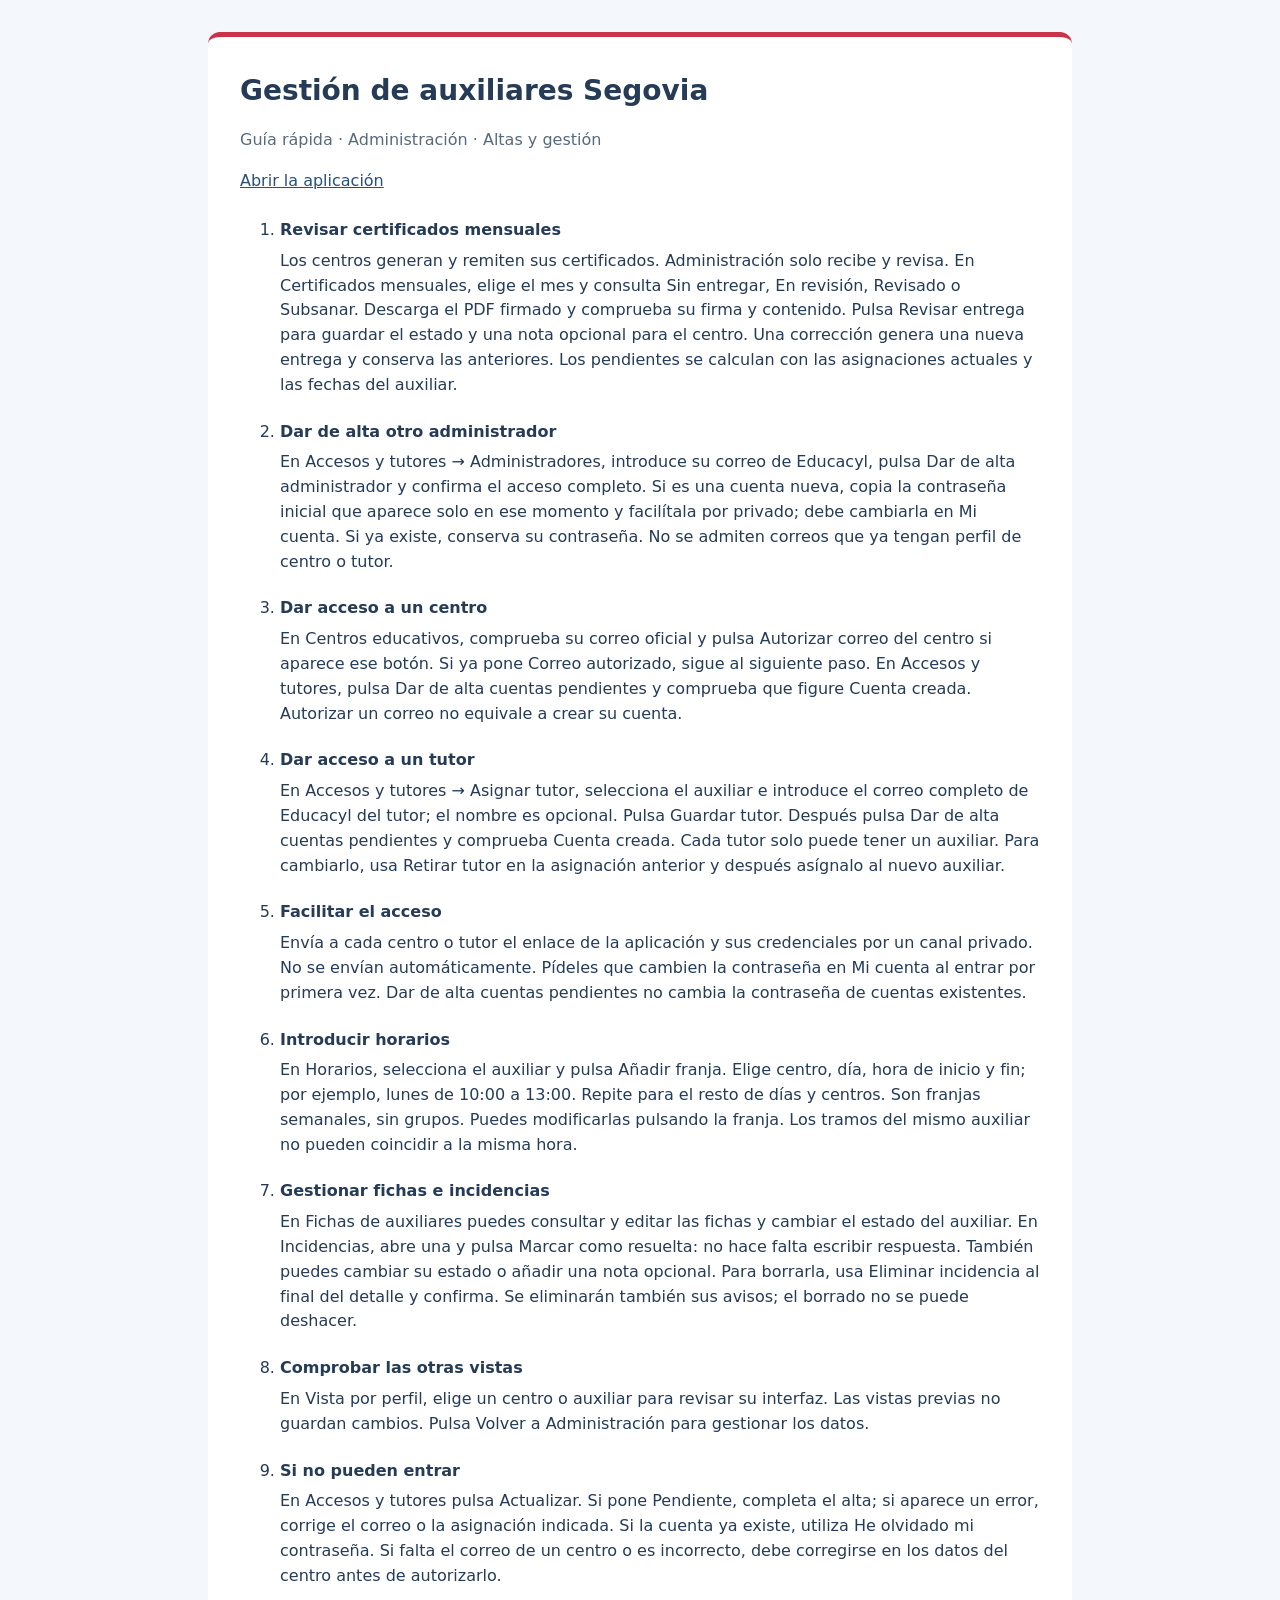
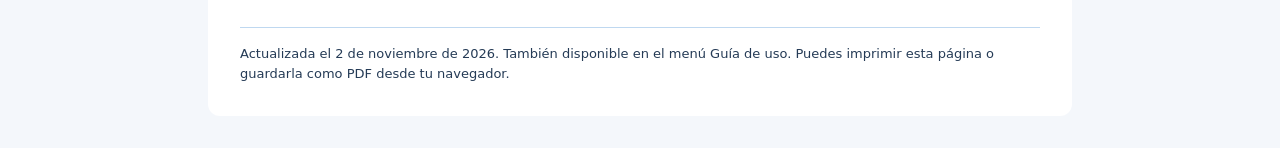
<file: GUIA-administracion.html>
<!doctype html><html lang="es"><meta charset="utf-8"><meta name="viewport" content="width=device-width,initial-scale=1"><title>Guía rápida · Administración · Altas y gestión</title><style>body{font:16px/1.55 system-ui,sans-serif;color:#253B56;background:#f4f7fb;margin:0}main{max-width:800px;margin:32px auto;padding:32px;background:white;border-top:5px solid #C93249;border-radius:12px}h1{font-size:28px;margin:0}h2{font-size:19px}header p{color:#586A7D}li{padding:8px 0}li p{margin:6px 0}a{color:#284f7c}footer{margin-top:24px;border-top:1px solid #BFD8F0;padding-top:16px;font-size:13px}@media(max-width:600px){main{margin:0;padding:24px}}@media print{body{background:white;font-size:11pt}main{margin:0;padding:0;border:0}li{break-inside:avoid}h1{font-size:20pt}}</style><main><header><h1>Gestión de auxiliares Segovia</h1><p>Guía rápida · Administración · Altas y gestión</p><a href="https://nadia-snch.github.io/auxiliares-segovia-web/">Abrir la aplicación</a></header><ol><li><strong>Revisar certificados mensuales</strong><p>Los centros generan y remiten sus certificados. Administración solo recibe y revisa. En Certificados mensuales, elige el mes y consulta Sin entregar, En revisión, Revisado o Subsanar. Descarga el PDF firmado y comprueba su firma y contenido. Pulsa Revisar entrega para guardar el estado y una nota opcional para el centro. Una corrección genera una nueva entrega y conserva las anteriores. Los pendientes se calculan con las asignaciones actuales y las fechas del auxiliar.</p></li><li><strong>Dar de alta otro administrador</strong><p>En Accesos y tutores → Administradores, introduce su correo de Educacyl, pulsa Dar de alta administrador y confirma el acceso completo. Si es una cuenta nueva, copia la contraseña inicial que aparece solo en ese momento y facilítala por privado; debe cambiarla en Mi cuenta. Si ya existe, conserva su contraseña. No se admiten correos que ya tengan perfil de centro o tutor.</p></li><li><strong>Dar acceso a un centro</strong><p>En Centros educativos, comprueba su correo oficial y pulsa Autorizar correo del centro si aparece ese botón. Si ya pone Correo autorizado, sigue al siguiente paso. En Accesos y tutores, pulsa Dar de alta cuentas pendientes y comprueba que figure Cuenta creada. Autorizar un correo no equivale a crear su cuenta.</p></li><li><strong>Dar acceso a un tutor</strong><p>En Accesos y tutores → Asignar tutor, selecciona el auxiliar e introduce el correo completo de Educacyl del tutor; el nombre es opcional. Pulsa Guardar tutor. Después pulsa Dar de alta cuentas pendientes y comprueba Cuenta creada. Cada tutor solo puede tener un auxiliar. Para cambiarlo, usa Retirar tutor en la asignación anterior y después asígnalo al nuevo auxiliar.</p></li><li><strong>Facilitar el acceso</strong><p>Envía a cada centro o tutor el enlace de la aplicación y sus credenciales por un canal privado. No se envían automáticamente. Pídeles que cambien la contraseña en Mi cuenta al entrar por primera vez. Dar de alta cuentas pendientes no cambia la contraseña de cuentas existentes.</p></li><li><strong>Introducir horarios</strong><p>En Horarios, selecciona el auxiliar y pulsa Añadir franja. Elige centro, día, hora de inicio y fin; por ejemplo, lunes de 10:00 a 13:00. Repite para el resto de días y centros. Son franjas semanales, sin grupos. Puedes modificarlas pulsando la franja. Los tramos del mismo auxiliar no pueden coincidir a la misma hora.</p></li><li><strong>Gestionar fichas e incidencias</strong><p>En Fichas de auxiliares puedes consultar y editar las fichas y cambiar el estado del auxiliar. En Incidencias, abre una y pulsa Marcar como resuelta: no hace falta escribir respuesta. También puedes cambiar su estado o añadir una nota opcional. Para borrarla, usa Eliminar incidencia al final del detalle y confirma. Se eliminarán también sus avisos; el borrado no se puede deshacer.</p></li><li><strong>Comprobar las otras vistas</strong><p>En Vista por perfil, elige un centro o auxiliar para revisar su interfaz. Las vistas previas no guardan cambios. Pulsa Volver a Administración para gestionar los datos.</p></li><li><strong>Si no pueden entrar</strong><p>En Accesos y tutores pulsa Actualizar. Si pone Pendiente, completa el alta; si aparece un error, corrige el correo o la asignación indicada. Si la cuenta ya existe, utiliza He olvidado mi contraseña. Si falta el correo de un centro o es incorrecto, debe corregirse en los datos del centro antes de autorizarlo.</p></li></ol><footer>Actualizada el 2 de noviembre de 2026. También disponible en el menú Guía de uso. Puedes imprimir esta página o guardarla como PDF desde tu navegador.</footer></main></html>
</file>
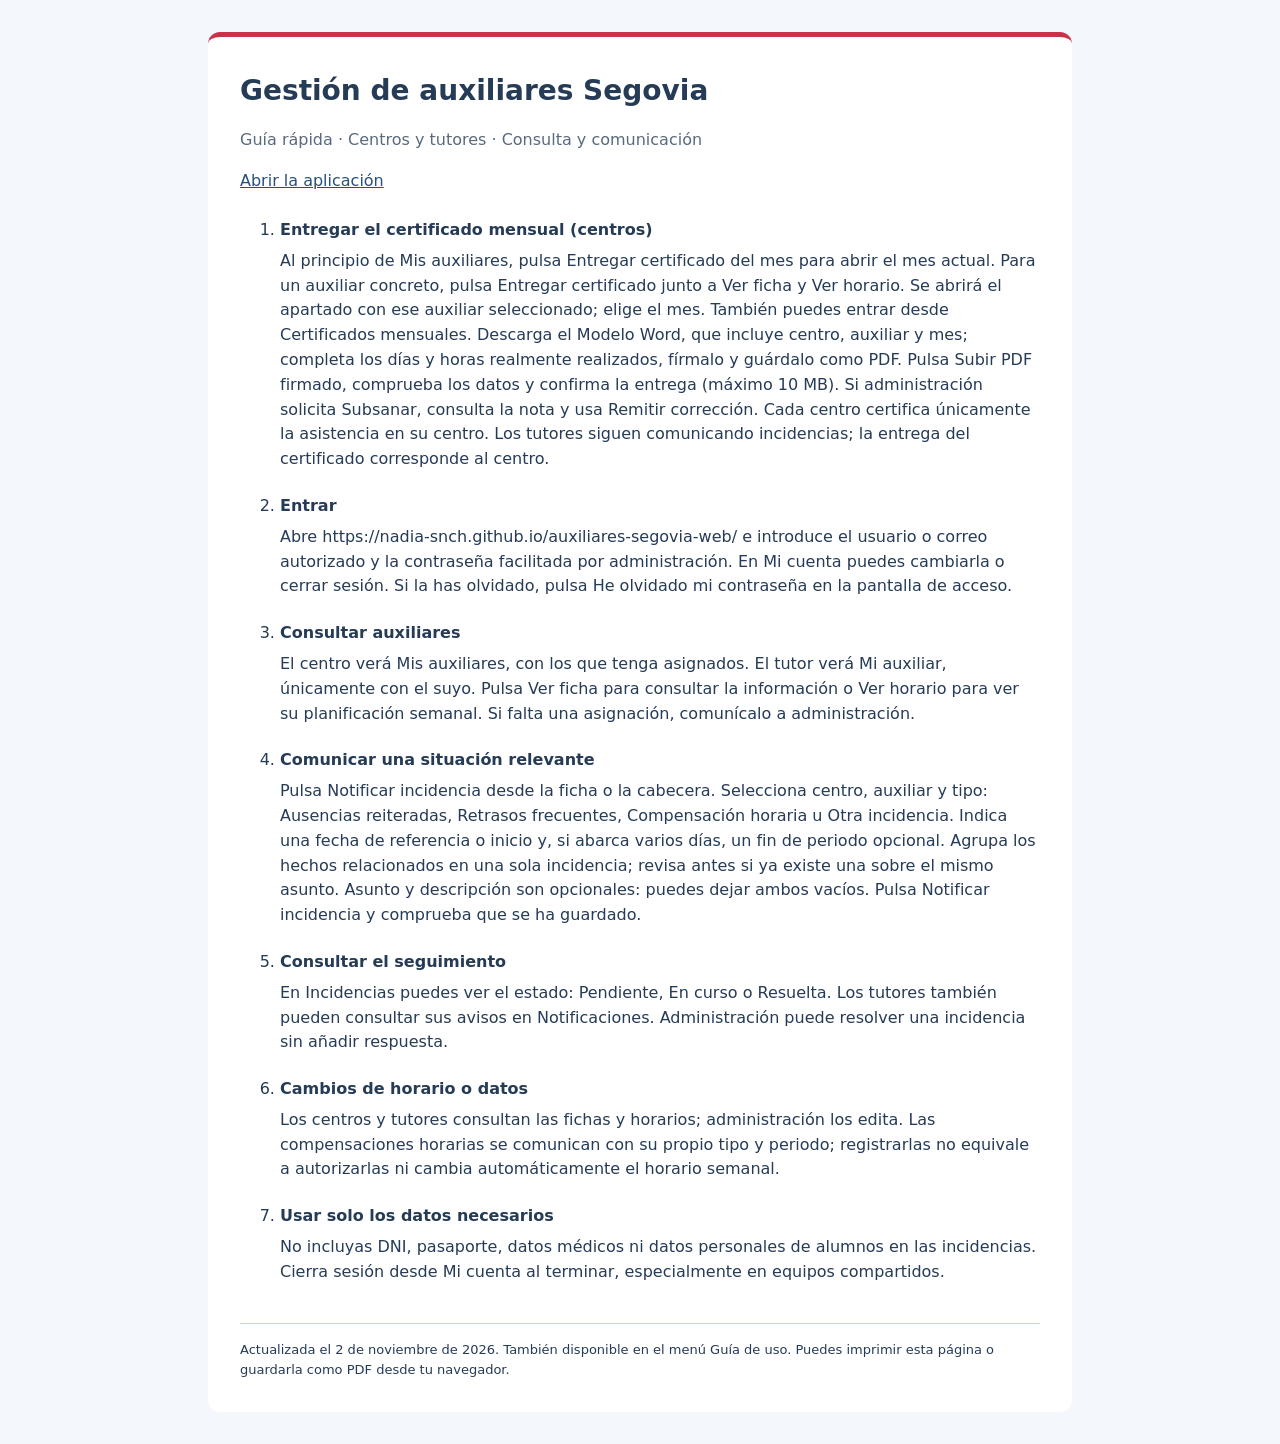
<file: GUIA-centros-tutores.html>
<!doctype html><html lang="es"><meta charset="utf-8"><meta name="viewport" content="width=device-width,initial-scale=1"><title>Guía rápida · Centros y tutores · Consulta y comunicación</title><style>body{font:16px/1.55 system-ui,sans-serif;color:#253B56;background:#f4f7fb;margin:0}main{max-width:800px;margin:32px auto;padding:32px;background:white;border-top:5px solid #C93249;border-radius:12px}h1{font-size:28px;margin:0}h2{font-size:19px}header p{color:#586A7D}li{padding:8px 0}li p{margin:6px 0}a{color:#284f7c}footer{margin-top:24px;border-top:1px solid #BFD8F0;padding-top:16px;font-size:13px}@media(max-width:600px){main{margin:0;padding:24px}}@media print{body{background:white;font-size:11pt}main{margin:0;padding:0;border:0}li{break-inside:avoid}h1{font-size:20pt}}</style><main><header><h1>Gestión de auxiliares Segovia</h1><p>Guía rápida · Centros y tutores · Consulta y comunicación</p><a href="https://nadia-snch.github.io/auxiliares-segovia-web/">Abrir la aplicación</a></header><ol><li><strong>Entregar el certificado mensual (centros)</strong><p>Al principio de Mis auxiliares, pulsa Entregar certificado del mes para abrir el mes actual. Para un auxiliar concreto, pulsa Entregar certificado junto a Ver ficha y Ver horario. Se abrirá el apartado con ese auxiliar seleccionado; elige el mes. También puedes entrar desde Certificados mensuales. Descarga el Modelo Word, que incluye centro, auxiliar y mes; completa los días y horas realmente realizados, fírmalo y guárdalo como PDF. Pulsa Subir PDF firmado, comprueba los datos y confirma la entrega (máximo 10 MB). Si administración solicita Subsanar, consulta la nota y usa Remitir corrección. Cada centro certifica únicamente la asistencia en su centro. Los tutores siguen comunicando incidencias; la entrega del certificado corresponde al centro.</p></li><li><strong>Entrar</strong><p>Abre https://nadia-snch.github.io/auxiliares-segovia-web/ e introduce el usuario o correo autorizado y la contraseña facilitada por administración. En Mi cuenta puedes cambiarla o cerrar sesión. Si la has olvidado, pulsa He olvidado mi contraseña en la pantalla de acceso.</p></li><li><strong>Consultar auxiliares</strong><p>El centro verá Mis auxiliares, con los que tenga asignados. El tutor verá Mi auxiliar, únicamente con el suyo. Pulsa Ver ficha para consultar la información o Ver horario para ver su planificación semanal. Si falta una asignación, comunícalo a administración.</p></li><li><strong>Comunicar una situación relevante</strong><p>Pulsa Notificar incidencia desde la ficha o la cabecera. Selecciona centro, auxiliar y tipo: Ausencias reiteradas, Retrasos frecuentes, Compensación horaria u Otra incidencia. Indica una fecha de referencia o inicio y, si abarca varios días, un fin de periodo opcional. Agrupa los hechos relacionados en una sola incidencia; revisa antes si ya existe una sobre el mismo asunto. Asunto y descripción son opcionales: puedes dejar ambos vacíos. Pulsa Notificar incidencia y comprueba que se ha guardado.</p></li><li><strong>Consultar el seguimiento</strong><p>En Incidencias puedes ver el estado: Pendiente, En curso o Resuelta. Los tutores también pueden consultar sus avisos en Notificaciones. Administración puede resolver una incidencia sin añadir respuesta.</p></li><li><strong>Cambios de horario o datos</strong><p>Los centros y tutores consultan las fichas y horarios; administración los edita. Las compensaciones horarias se comunican con su propio tipo y periodo; registrarlas no equivale a autorizarlas ni cambia automáticamente el horario semanal.</p></li><li><strong>Usar solo los datos necesarios</strong><p>No incluyas DNI, pasaporte, datos médicos ni datos personales de alumnos en las incidencias. Cierra sesión desde Mi cuenta al terminar, especialmente en equipos compartidos.</p></li></ol><footer>Actualizada el 2 de noviembre de 2026. También disponible en el menú Guía de uso. Puedes imprimir esta página o guardarla como PDF desde tu navegador.</footer></main></html>
</file>
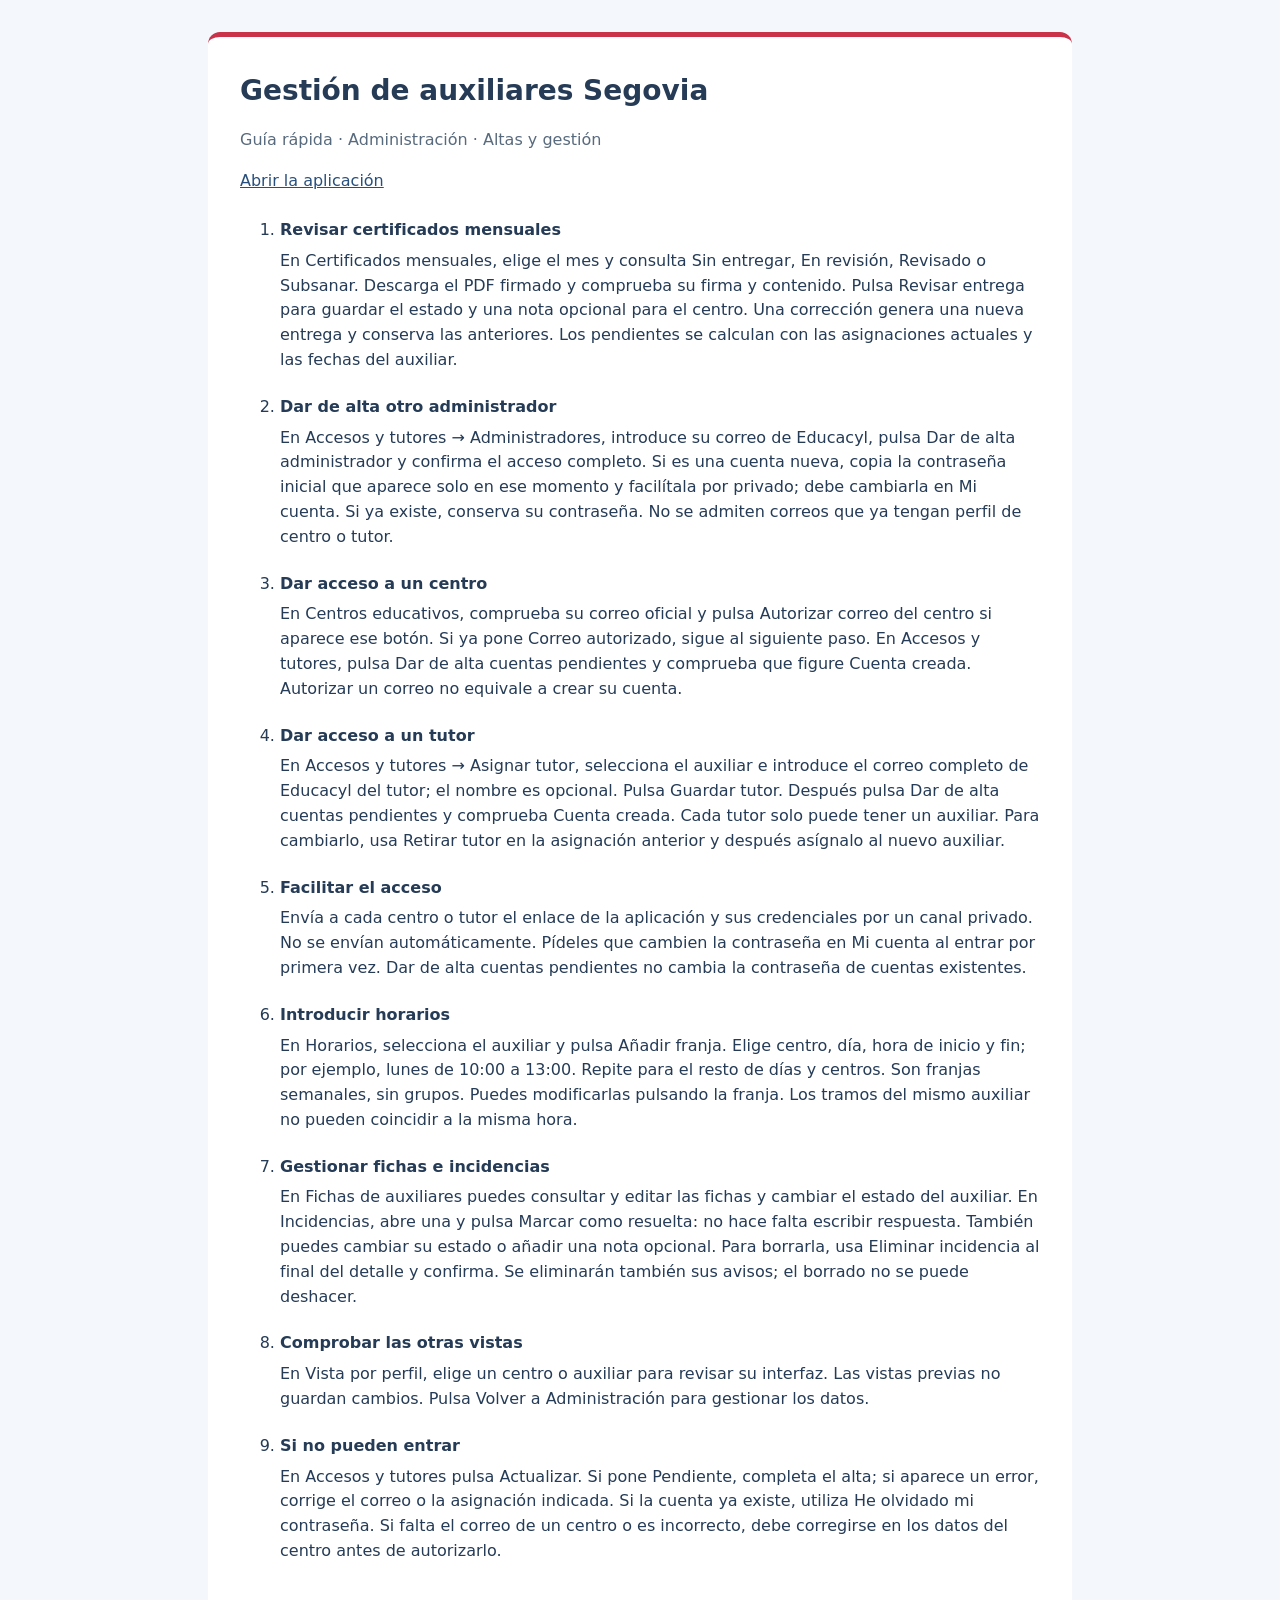
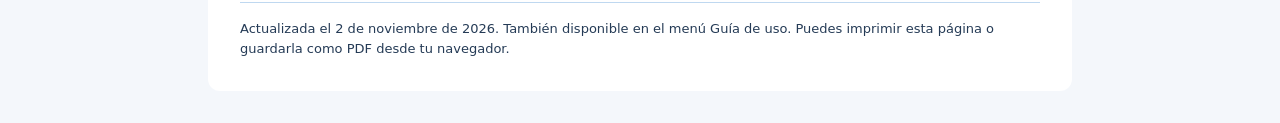
<file: guias/GUIA-administracion.html>
<!doctype html><html lang="es"><meta charset="utf-8"><meta name="viewport" content="width=device-width,initial-scale=1"><title>Guía rápida · Administración · Altas y gestión</title><style>body{font:16px/1.55 system-ui,sans-serif;color:#253B56;background:#f4f7fb;margin:0}main{max-width:800px;margin:32px auto;padding:32px;background:white;border-top:5px solid #C93249;border-radius:12px}h1{font-size:28px;margin:0}h2{font-size:19px}header p{color:#586A7D}li{padding:8px 0}li p{margin:6px 0}a{color:#284f7c}footer{margin-top:24px;border-top:1px solid #BFD8F0;padding-top:16px;font-size:13px}@media(max-width:600px){main{margin:0;padding:24px}}@media print{body{background:white;font-size:11pt}main{margin:0;padding:0;border:0}li{break-inside:avoid}h1{font-size:20pt}}</style><main><header><h1>Gestión de auxiliares Segovia</h1><p>Guía rápida · Administración · Altas y gestión</p><a href="https://nadia-snch.github.io/auxiliares-segovia-web/">Abrir la aplicación</a></header><ol><li><strong>Revisar certificados mensuales</strong><p>En Certificados mensuales, elige el mes y consulta Sin entregar, En revisión, Revisado o Subsanar. Descarga el PDF firmado y comprueba su firma y contenido. Pulsa Revisar entrega para guardar el estado y una nota opcional para el centro. Una corrección genera una nueva entrega y conserva las anteriores. Los pendientes se calculan con las asignaciones actuales y las fechas del auxiliar.</p></li><li><strong>Dar de alta otro administrador</strong><p>En Accesos y tutores → Administradores, introduce su correo de Educacyl, pulsa Dar de alta administrador y confirma el acceso completo. Si es una cuenta nueva, copia la contraseña inicial que aparece solo en ese momento y facilítala por privado; debe cambiarla en Mi cuenta. Si ya existe, conserva su contraseña. No se admiten correos que ya tengan perfil de centro o tutor.</p></li><li><strong>Dar acceso a un centro</strong><p>En Centros educativos, comprueba su correo oficial y pulsa Autorizar correo del centro si aparece ese botón. Si ya pone Correo autorizado, sigue al siguiente paso. En Accesos y tutores, pulsa Dar de alta cuentas pendientes y comprueba que figure Cuenta creada. Autorizar un correo no equivale a crear su cuenta.</p></li><li><strong>Dar acceso a un tutor</strong><p>En Accesos y tutores → Asignar tutor, selecciona el auxiliar e introduce el correo completo de Educacyl del tutor; el nombre es opcional. Pulsa Guardar tutor. Después pulsa Dar de alta cuentas pendientes y comprueba Cuenta creada. Cada tutor solo puede tener un auxiliar. Para cambiarlo, usa Retirar tutor en la asignación anterior y después asígnalo al nuevo auxiliar.</p></li><li><strong>Facilitar el acceso</strong><p>Envía a cada centro o tutor el enlace de la aplicación y sus credenciales por un canal privado. No se envían automáticamente. Pídeles que cambien la contraseña en Mi cuenta al entrar por primera vez. Dar de alta cuentas pendientes no cambia la contraseña de cuentas existentes.</p></li><li><strong>Introducir horarios</strong><p>En Horarios, selecciona el auxiliar y pulsa Añadir franja. Elige centro, día, hora de inicio y fin; por ejemplo, lunes de 10:00 a 13:00. Repite para el resto de días y centros. Son franjas semanales, sin grupos. Puedes modificarlas pulsando la franja. Los tramos del mismo auxiliar no pueden coincidir a la misma hora.</p></li><li><strong>Gestionar fichas e incidencias</strong><p>En Fichas de auxiliares puedes consultar y editar las fichas y cambiar el estado del auxiliar. En Incidencias, abre una y pulsa Marcar como resuelta: no hace falta escribir respuesta. También puedes cambiar su estado o añadir una nota opcional. Para borrarla, usa Eliminar incidencia al final del detalle y confirma. Se eliminarán también sus avisos; el borrado no se puede deshacer.</p></li><li><strong>Comprobar las otras vistas</strong><p>En Vista por perfil, elige un centro o auxiliar para revisar su interfaz. Las vistas previas no guardan cambios. Pulsa Volver a Administración para gestionar los datos.</p></li><li><strong>Si no pueden entrar</strong><p>En Accesos y tutores pulsa Actualizar. Si pone Pendiente, completa el alta; si aparece un error, corrige el correo o la asignación indicada. Si la cuenta ya existe, utiliza He olvidado mi contraseña. Si falta el correo de un centro o es incorrecto, debe corregirse en los datos del centro antes de autorizarlo.</p></li></ol><footer>Actualizada el 2 de noviembre de 2026. También disponible en el menú Guía de uso. Puedes imprimir esta página o guardarla como PDF desde tu navegador.</footer></main></html>
</file>
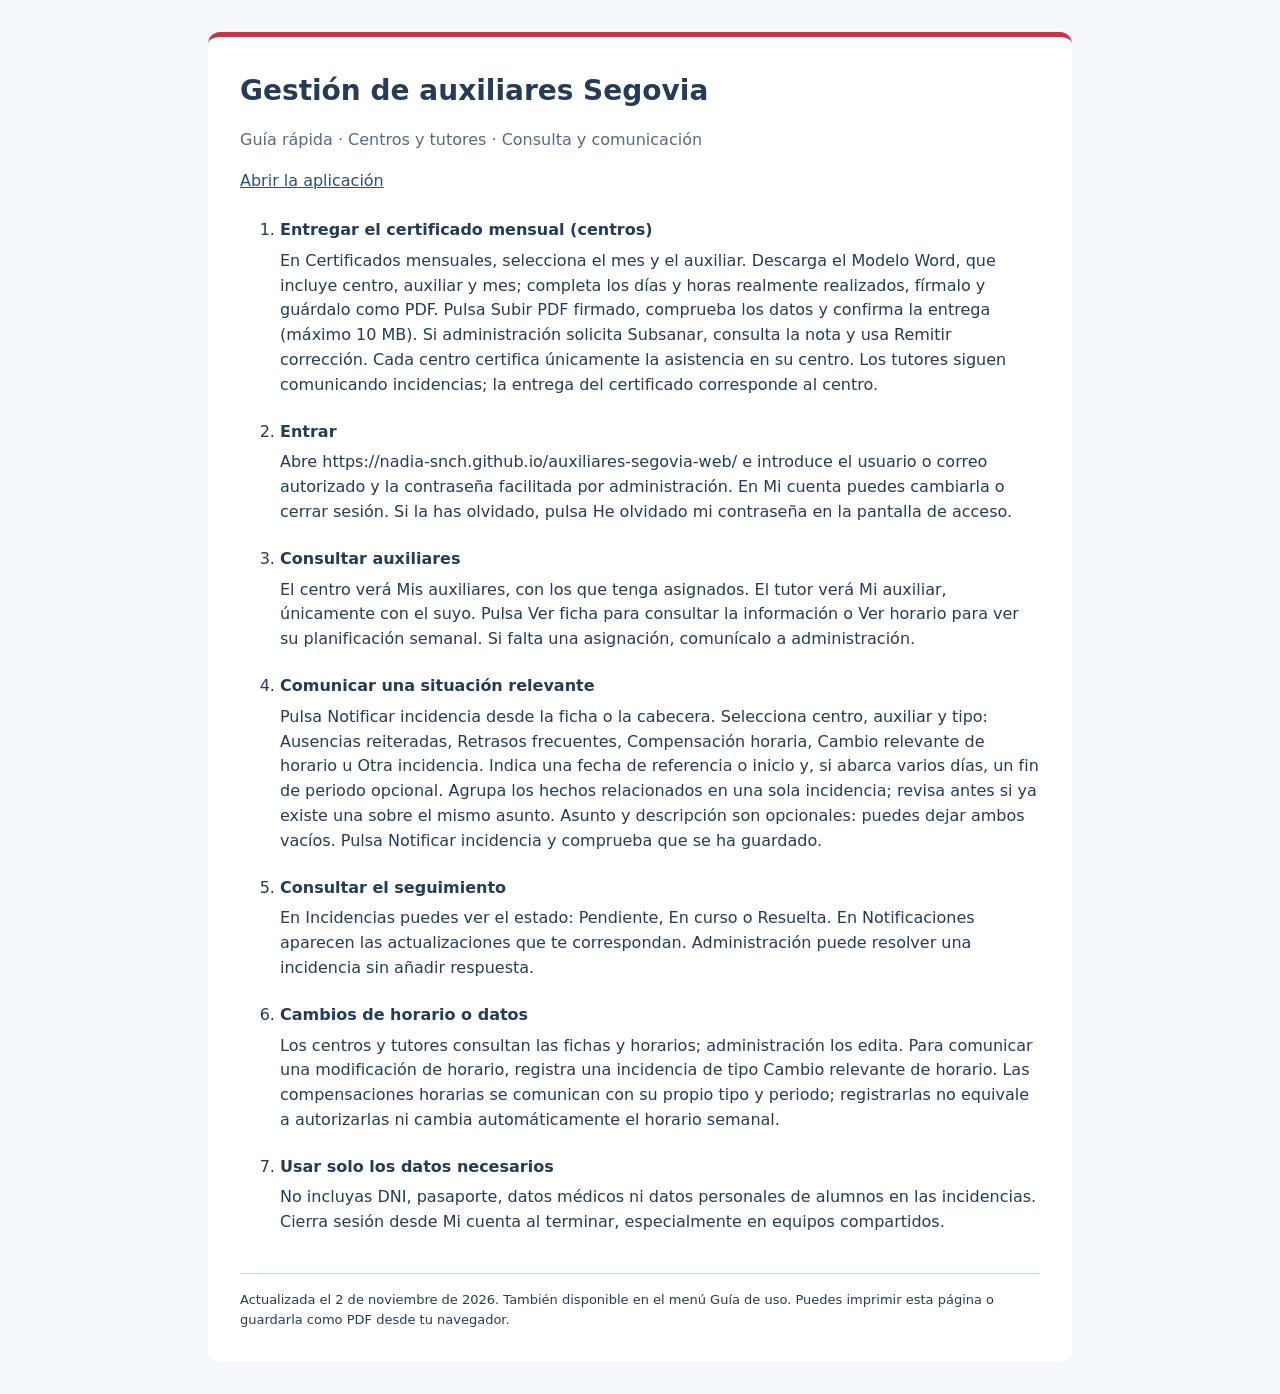
<file: guias/GUIA-centros-tutores.html>
<!doctype html><html lang="es"><meta charset="utf-8"><meta name="viewport" content="width=device-width,initial-scale=1"><title>Guía rápida · Centros y tutores · Consulta y comunicación</title><style>body{font:16px/1.55 system-ui,sans-serif;color:#253B56;background:#f4f7fb;margin:0}main{max-width:800px;margin:32px auto;padding:32px;background:white;border-top:5px solid #C93249;border-radius:12px}h1{font-size:28px;margin:0}h2{font-size:19px}header p{color:#586A7D}li{padding:8px 0}li p{margin:6px 0}a{color:#284f7c}footer{margin-top:24px;border-top:1px solid #BFD8F0;padding-top:16px;font-size:13px}@media(max-width:600px){main{margin:0;padding:24px}}@media print{body{background:white;font-size:11pt}main{margin:0;padding:0;border:0}li{break-inside:avoid}h1{font-size:20pt}}</style><main><header><h1>Gestión de auxiliares Segovia</h1><p>Guía rápida · Centros y tutores · Consulta y comunicación</p><a href="https://nadia-snch.github.io/auxiliares-segovia-web/">Abrir la aplicación</a></header><ol><li><strong>Entregar el certificado mensual (centros)</strong><p>En Certificados mensuales, selecciona el mes y el auxiliar. Descarga el Modelo Word, que incluye centro, auxiliar y mes; completa los días y horas realmente realizados, fírmalo y guárdalo como PDF. Pulsa Subir PDF firmado, comprueba los datos y confirma la entrega (máximo 10 MB). Si administración solicita Subsanar, consulta la nota y usa Remitir corrección. Cada centro certifica únicamente la asistencia en su centro. Los tutores siguen comunicando incidencias; la entrega del certificado corresponde al centro.</p></li><li><strong>Entrar</strong><p>Abre https://nadia-snch.github.io/auxiliares-segovia-web/ e introduce el usuario o correo autorizado y la contraseña facilitada por administración. En Mi cuenta puedes cambiarla o cerrar sesión. Si la has olvidado, pulsa He olvidado mi contraseña en la pantalla de acceso.</p></li><li><strong>Consultar auxiliares</strong><p>El centro verá Mis auxiliares, con los que tenga asignados. El tutor verá Mi auxiliar, únicamente con el suyo. Pulsa Ver ficha para consultar la información o Ver horario para ver su planificación semanal. Si falta una asignación, comunícalo a administración.</p></li><li><strong>Comunicar una situación relevante</strong><p>Pulsa Notificar incidencia desde la ficha o la cabecera. Selecciona centro, auxiliar y tipo: Ausencias reiteradas, Retrasos frecuentes, Compensación horaria, Cambio relevante de horario u Otra incidencia. Indica una fecha de referencia o inicio y, si abarca varios días, un fin de periodo opcional. Agrupa los hechos relacionados en una sola incidencia; revisa antes si ya existe una sobre el mismo asunto. Asunto y descripción son opcionales: puedes dejar ambos vacíos. Pulsa Notificar incidencia y comprueba que se ha guardado.</p></li><li><strong>Consultar el seguimiento</strong><p>En Incidencias puedes ver el estado: Pendiente, En curso o Resuelta. En Notificaciones aparecen las actualizaciones que te correspondan. Administración puede resolver una incidencia sin añadir respuesta.</p></li><li><strong>Cambios de horario o datos</strong><p>Los centros y tutores consultan las fichas y horarios; administración los edita. Para comunicar una modificación de horario, registra una incidencia de tipo Cambio relevante de horario. Las compensaciones horarias se comunican con su propio tipo y periodo; registrarlas no equivale a autorizarlas ni cambia automáticamente el horario semanal.</p></li><li><strong>Usar solo los datos necesarios</strong><p>No incluyas DNI, pasaporte, datos médicos ni datos personales de alumnos en las incidencias. Cierra sesión desde Mi cuenta al terminar, especialmente en equipos compartidos.</p></li></ol><footer>Actualizada el 2 de noviembre de 2026. También disponible en el menú Guía de uso. Puedes imprimir esta página o guardarla como PDF desde tu navegador.</footer></main></html>
</file>
